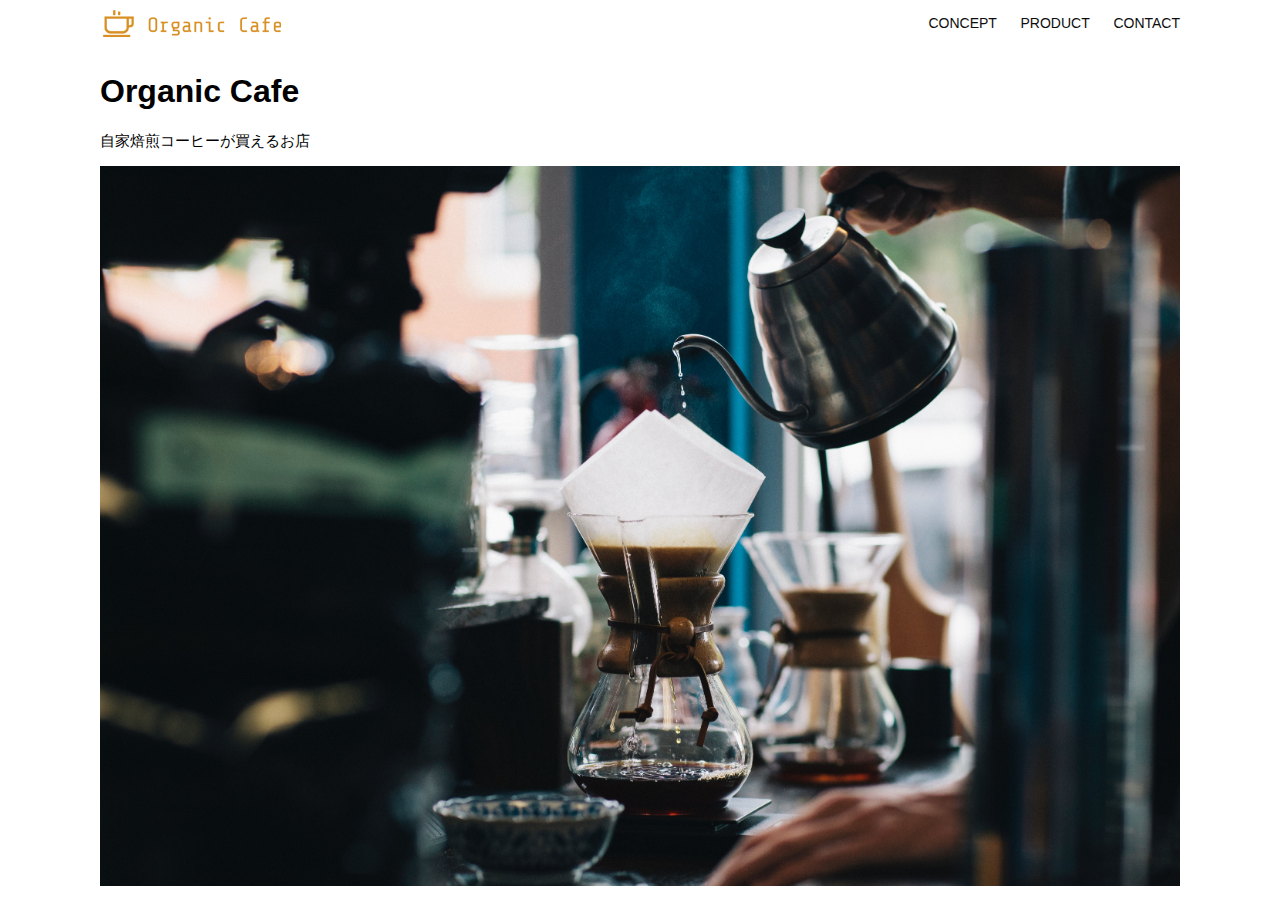
<file: kadai_013/index.html>
<!DOCTYPE html>
<html lang="ja">
  <head>
    <title>Organic Cafe</title>
    <meta charset="UTF-8" />
    <meta name="description" content="自家焙煎のコーヒーがお家で楽しめるOrganic Cafe"/>
    <meta name="viewport" content="width=device-width, initial-scale=1.0" />
    <link rel="stylesheet" href="style.css" />
  </head>
  <body>
    <!-- ヘッダー -->
    <header>
      <!-- ロゴ -->
      <a href="index.html" id="logo"><img src="images/logo.png" alt="トップページに戻る"/></a>

      <!-- PC用ナビゲーション -->
      <nav id="nav-pc">
        <a href="index.html#concept">CONCEPT</a>
        <a href="index.html#product">PRODUCT</a>
        <a href="index.html#contact">CONTACT</a>
      </nav>

      <nav id="menu-sp">
        <img src="images/button-menu.png" alt="ナビゲーションを開く" onclick="document.getElementById('nav-sp').style.display='block'">
      </nav>

      <nav id="nav-sp">
        <img id="close" src="images/button-close.png" alt="ナビゲーションを閉じる" onclick="document.getElementById('nav-sp').style.display='none'">
        <a id="logo-sp" href="index.html" onclick="document.getElementById('nav-sp').style.display='none'">
          <img src="images/logo-sp.png" alt="トップページに戻る">
        </a>

        <ul>
          <li> <a class="menu" href="index.html#contact" onclick="document.getElementById('nav-sp').style.display='none'">
          CONCEPT
        </a></li>

        <li><a class="menu" href="index.html#contact" onclick="document.getElementById('nav-sp').style.display='none'">
          PRODUCT
        </a></li>

        <li><a class="menu" href="index.html#contact" onclick="document.getElementById('nav-sp').style.display='none'">
          CONTACT
        </a></li>
        </ul>
      </nav>
    </header>

    <main>
      <article>
        <!-- メインビジュアル -->
        <section id="main-visual">
          <div id="main-message">
            <h1>Organic Cafe</h1>
            <p>自家焙煎コーヒーが買えるお店</p>
          </div>
          <img src="images/main-image.jpg" alt="コーヒーをハンドドリップで淹れる画像"/>
        </section>
      </article>
    </main>
  </body>
</html>
</file>
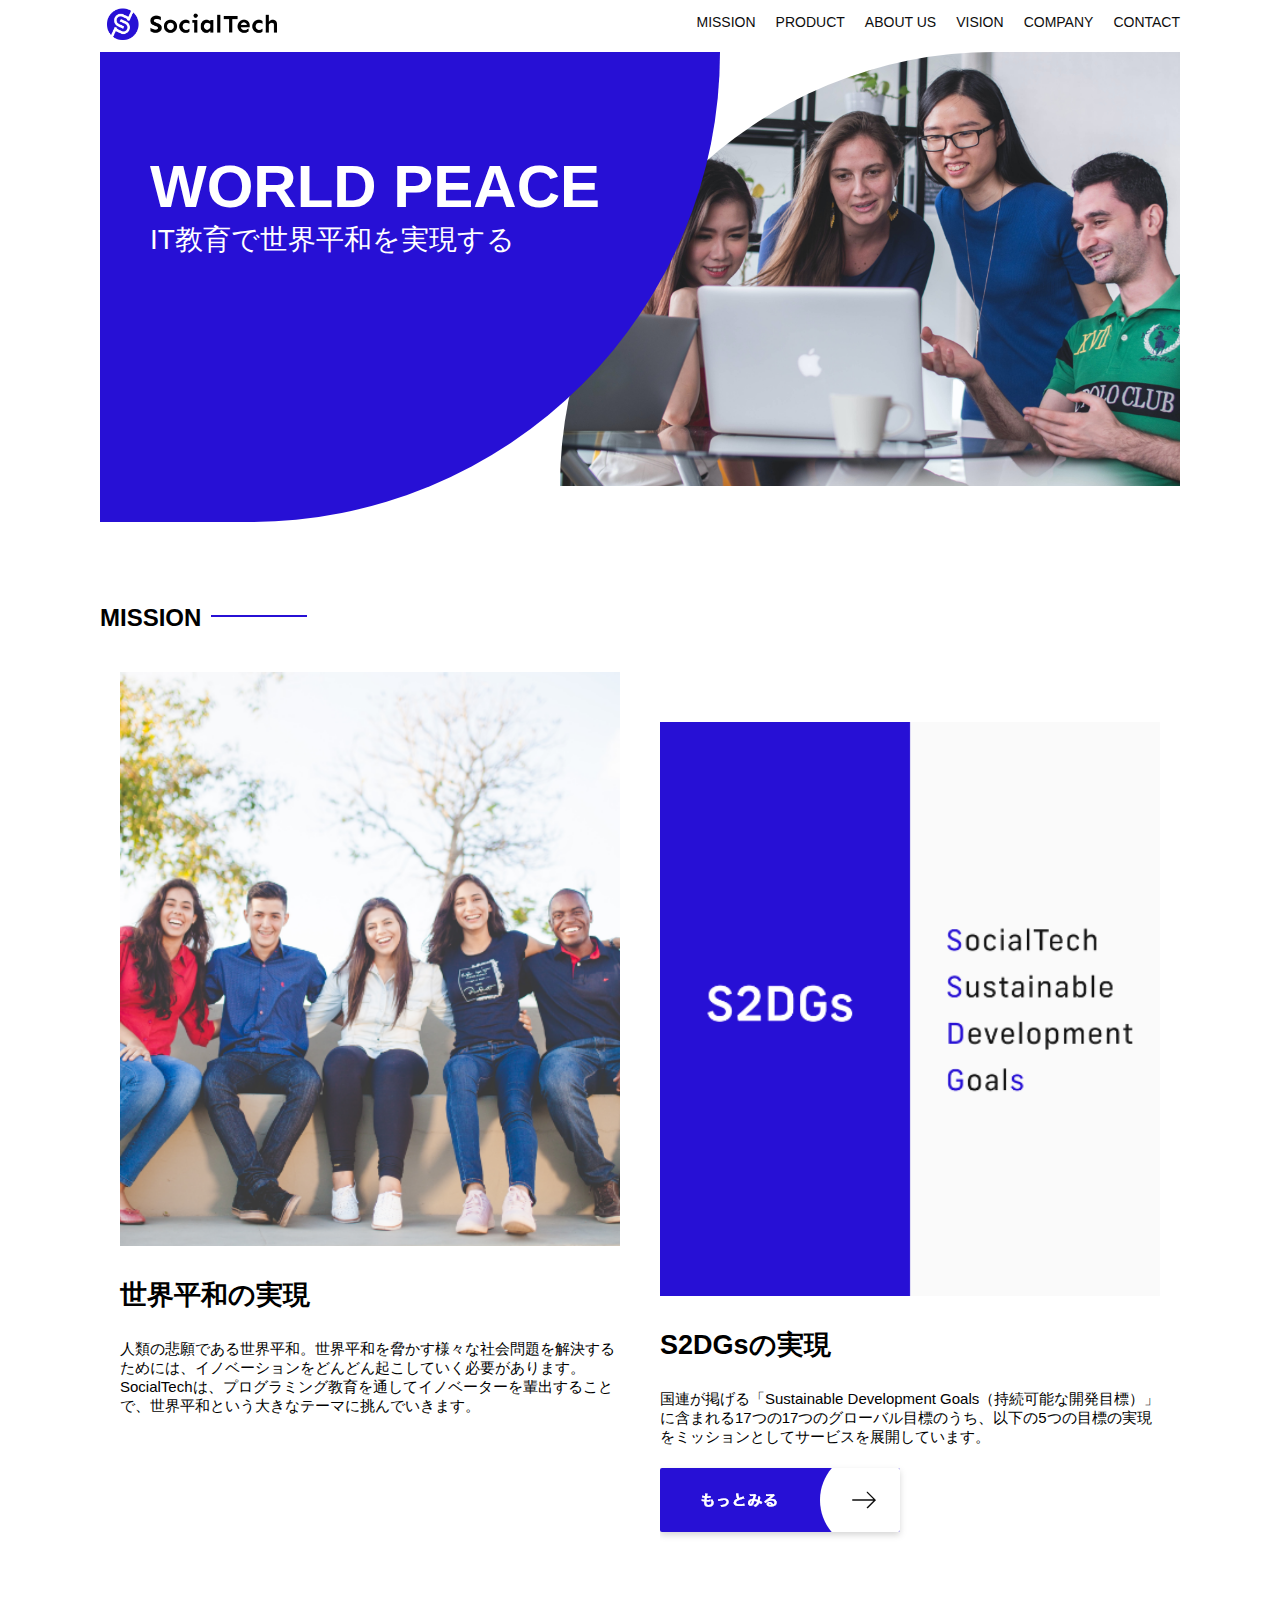
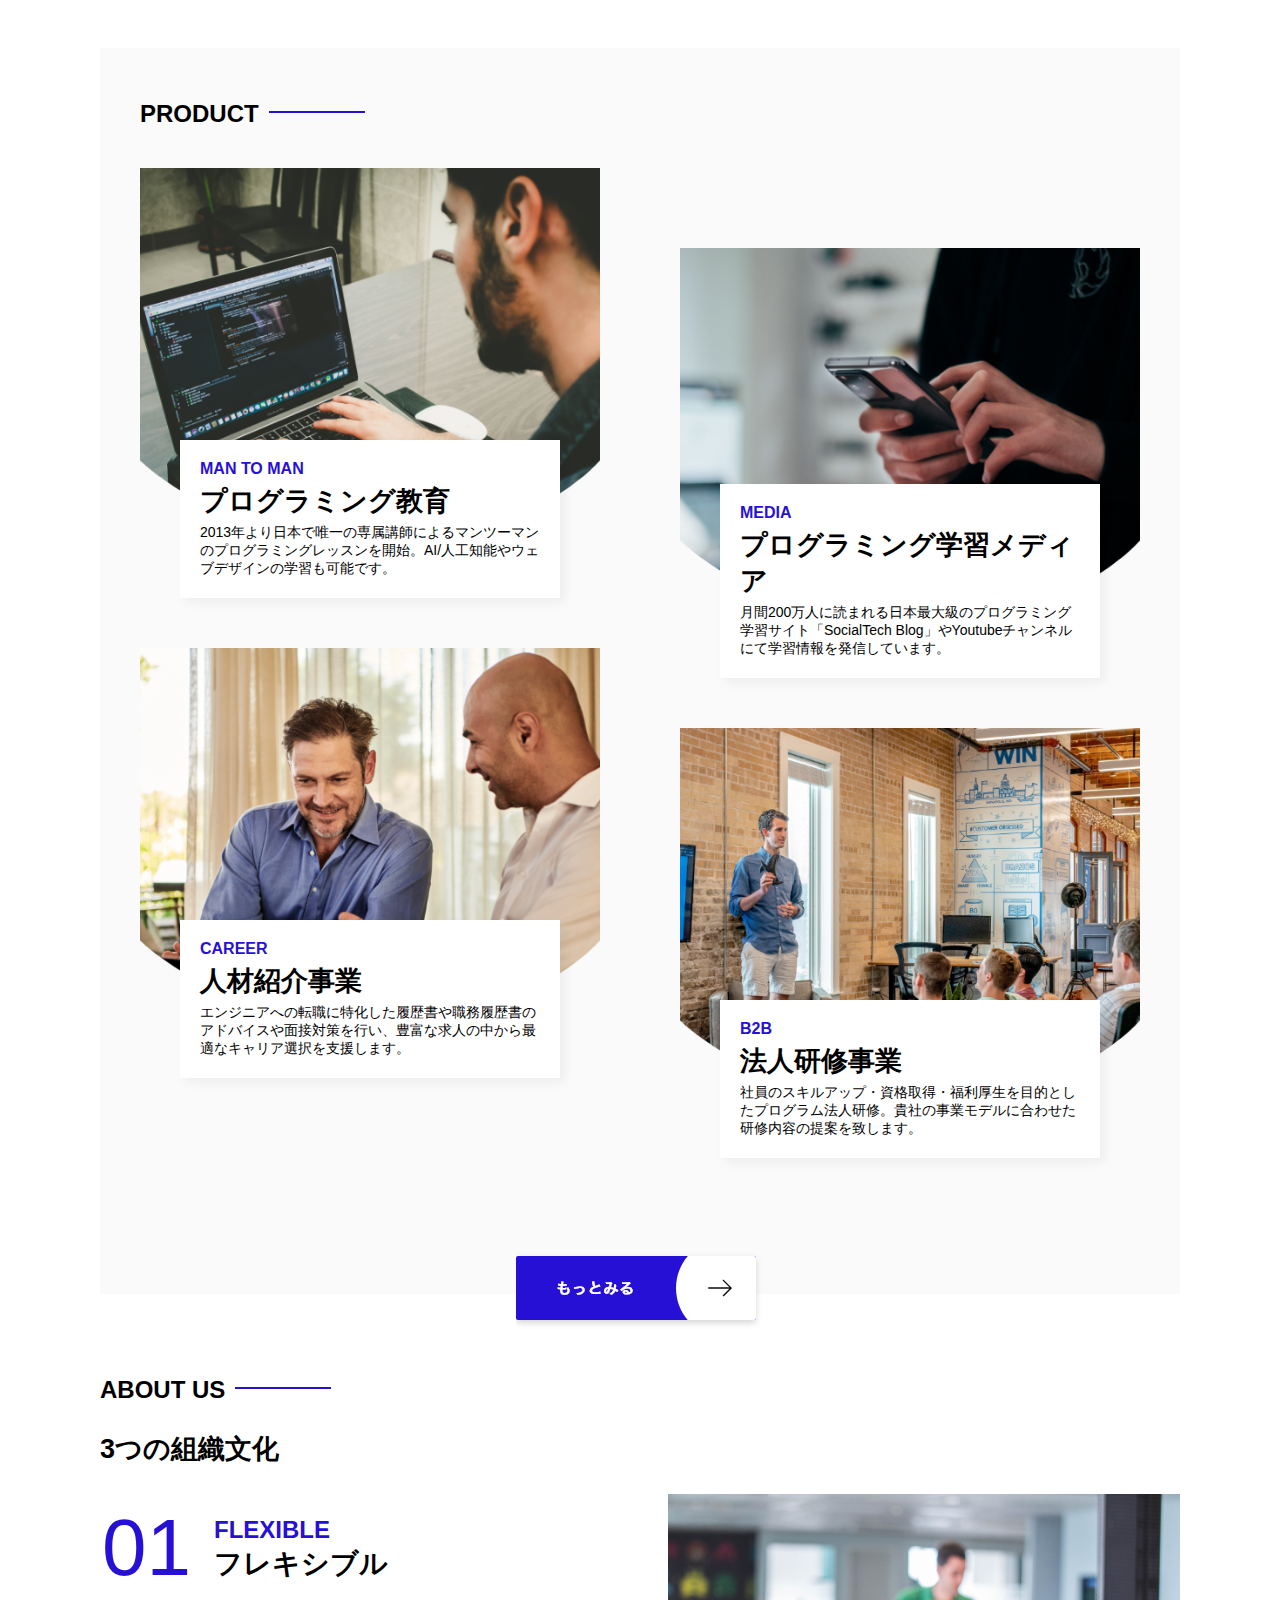
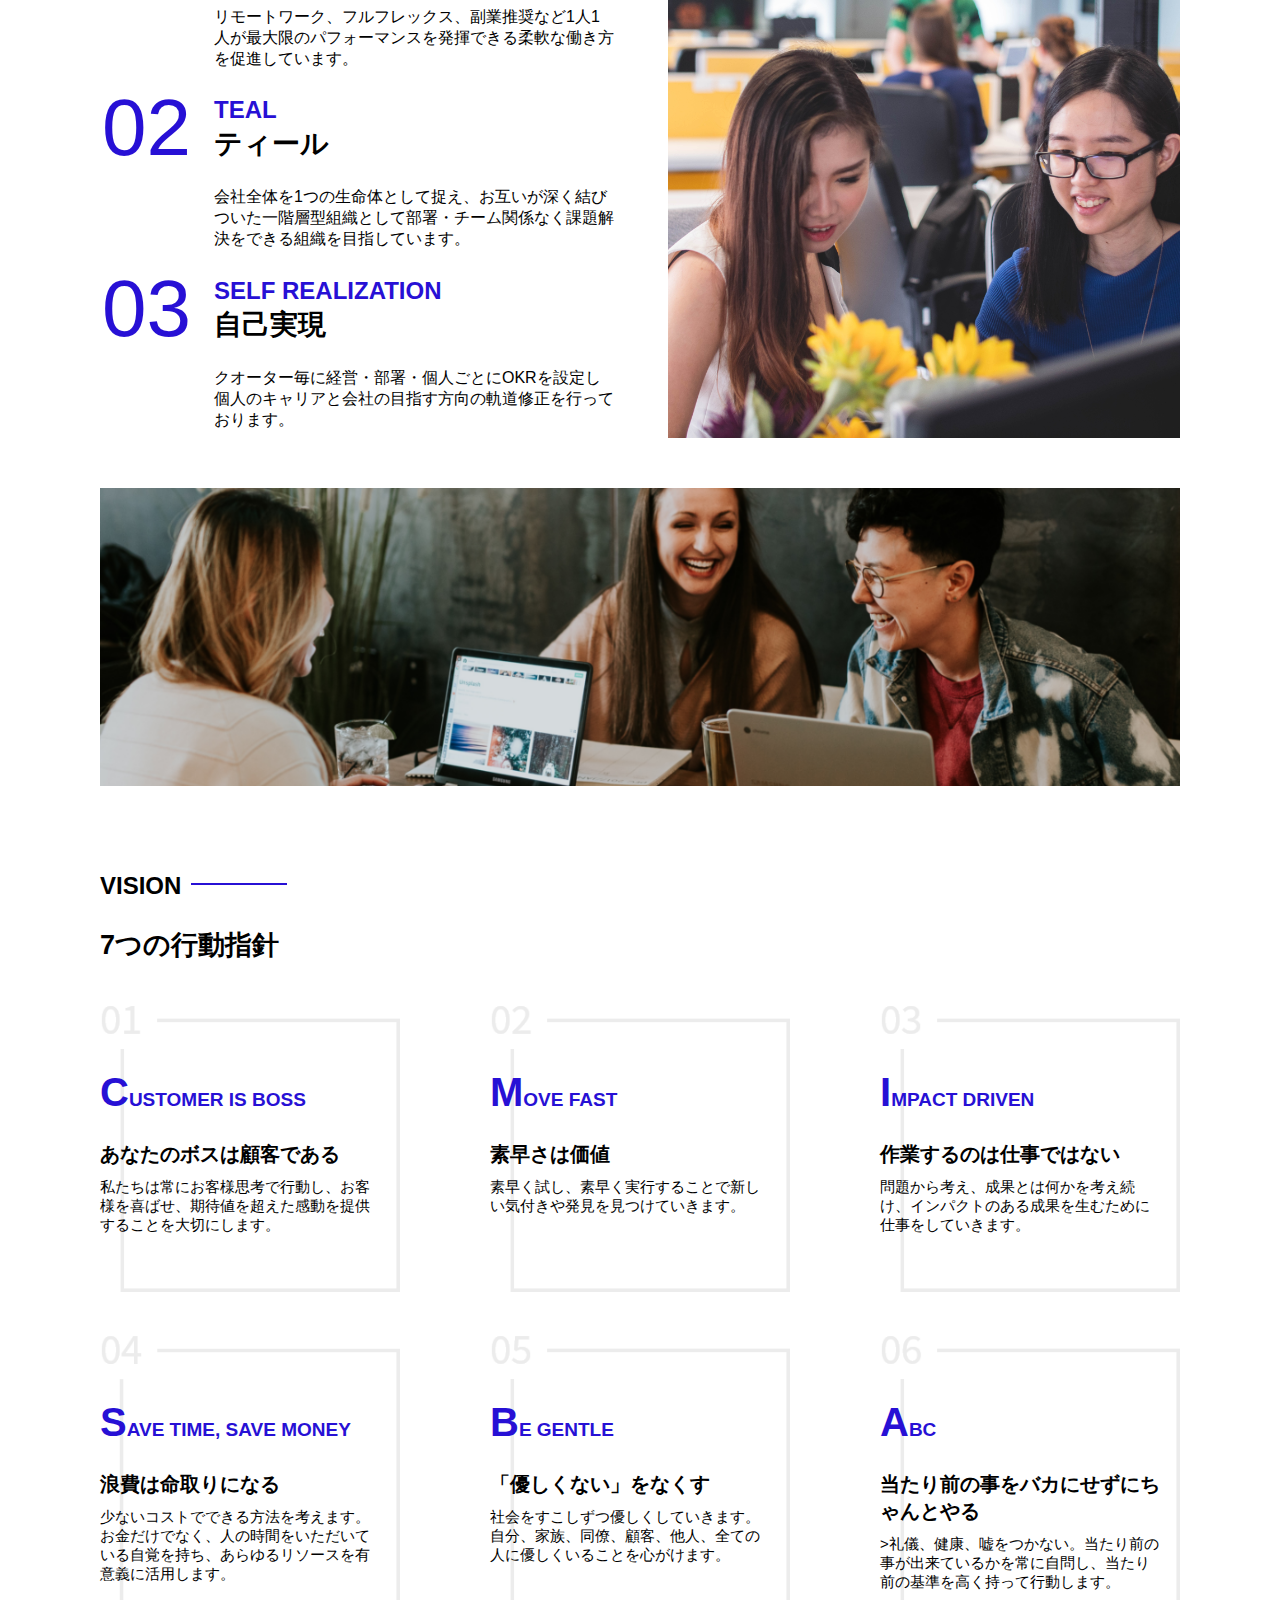
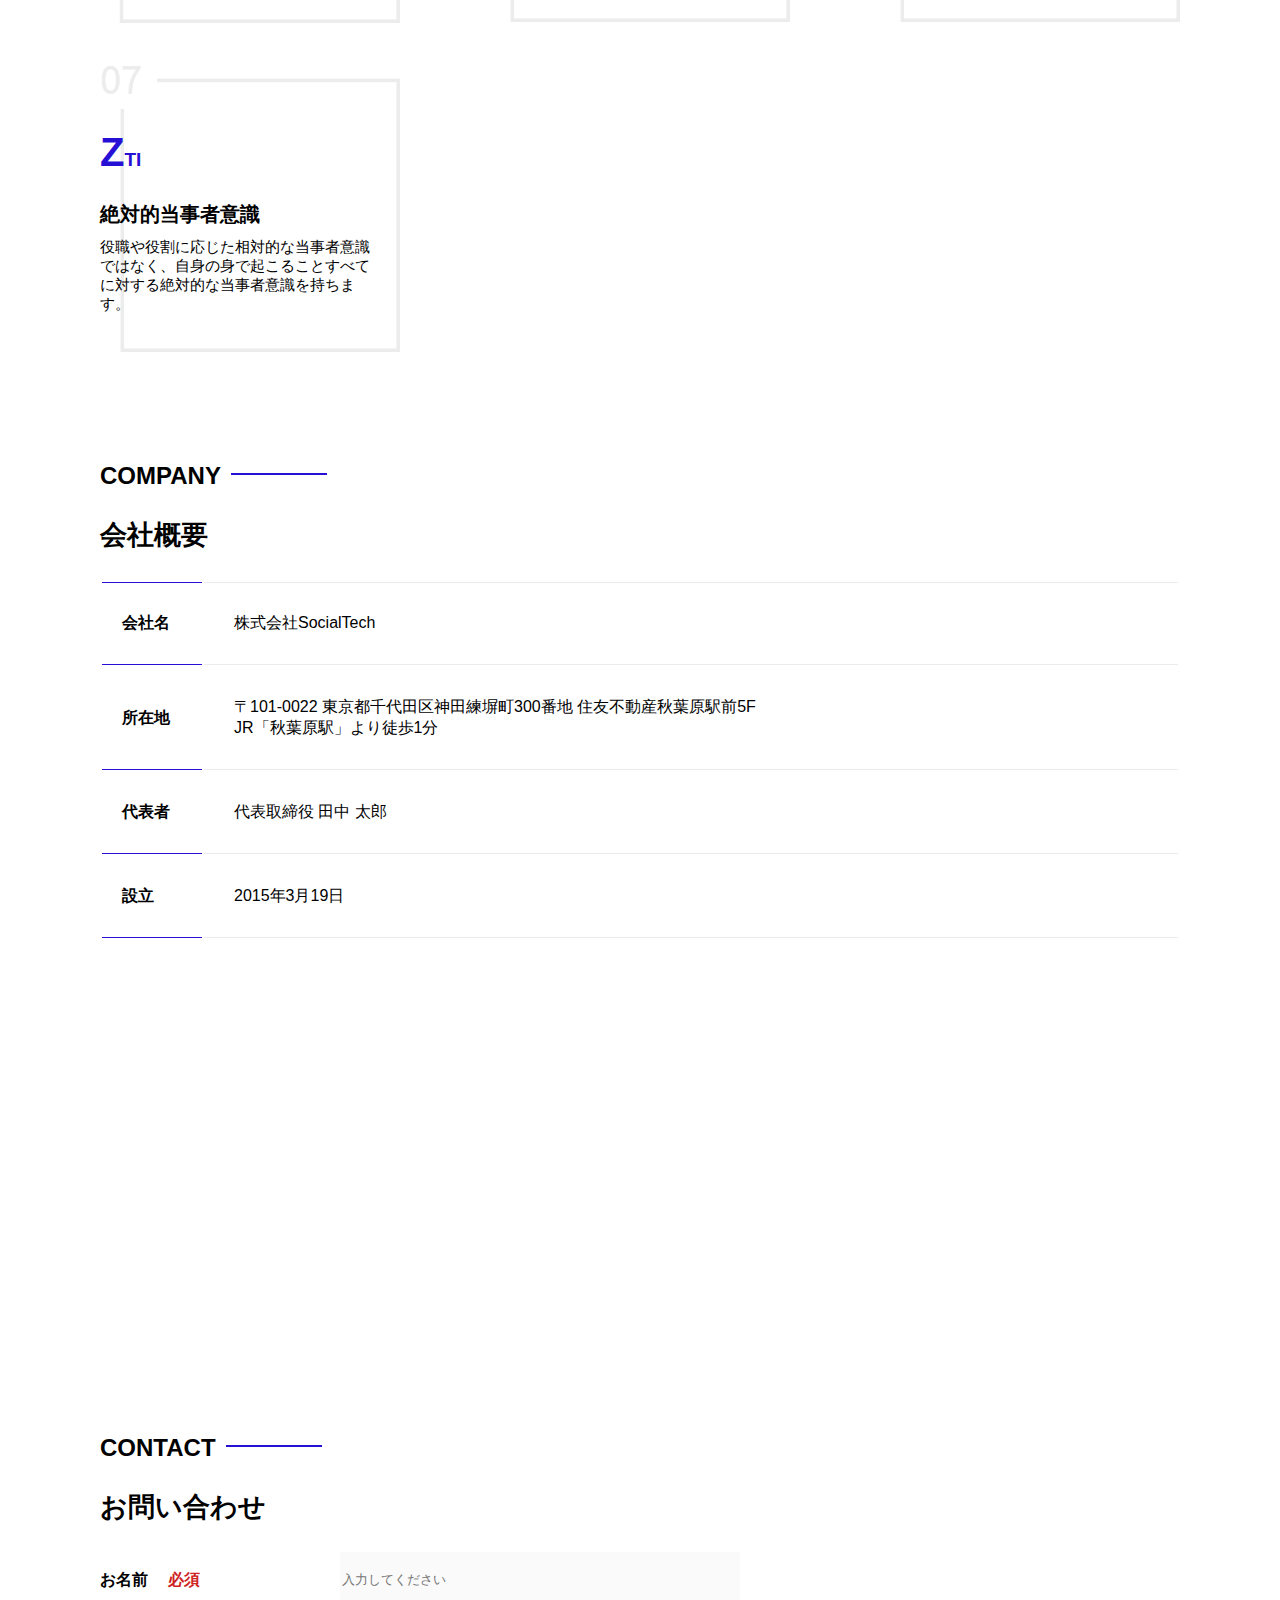
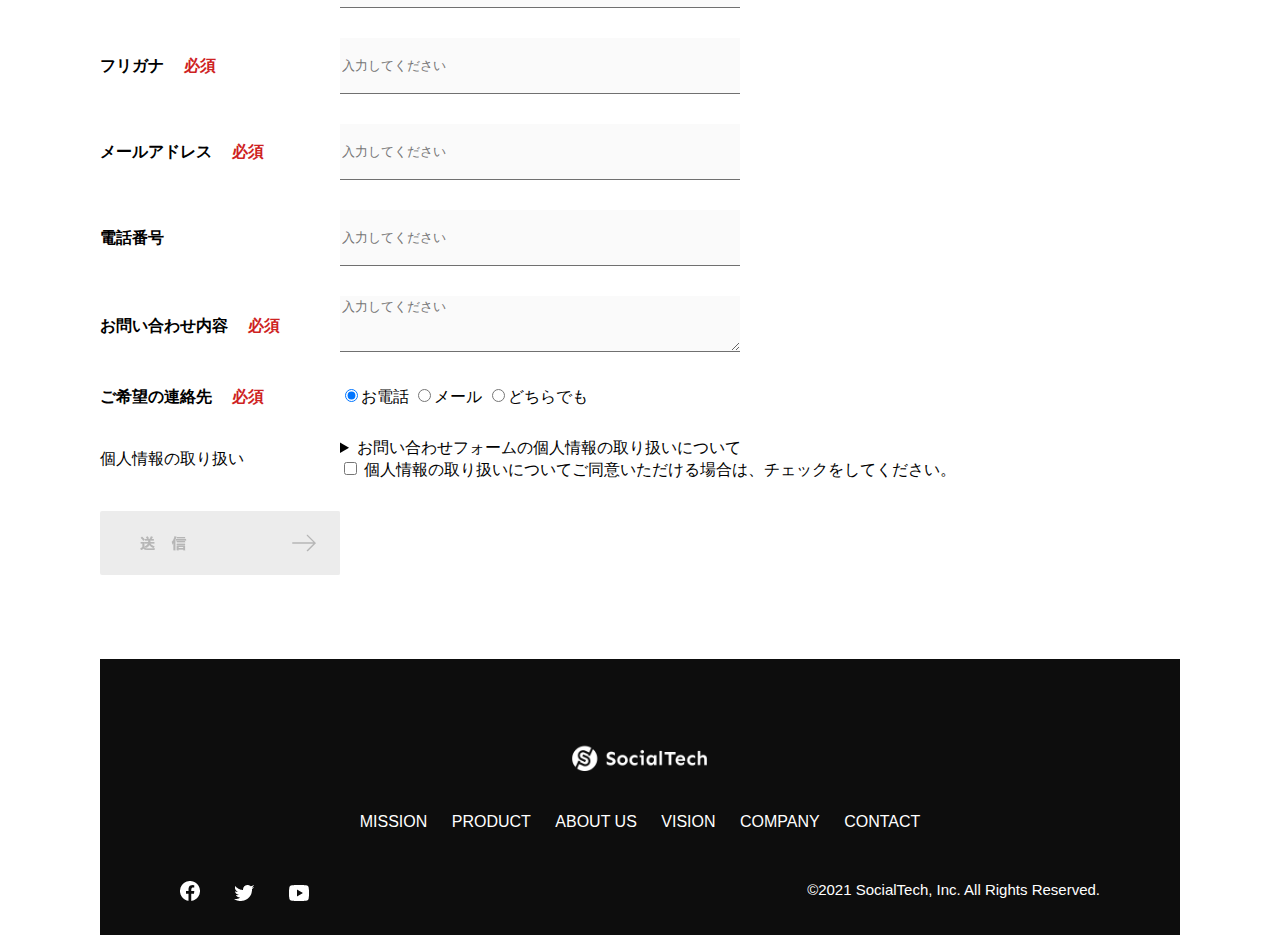
<file: kadai_tutorial_output/index.html>
<!DOCTYPE html>
<html lang="ja">
  <head>
  <title>SocialTech</title>
  <meta charset="utf-8">
  <meta name="description" content="SocialTechはEdTech業界のリーディングカンパニーを目指します。">
  <meta name="viewport" content="width=device-width, initial-scale=1.0">
  <link rel="stylesheet" href="style.css">
  </head>

  <body>
    <header>
      <a href="index.html" id="logo">
        <img src="images/logo.png" alt="トップページに戻る">
      </a>

      <nav id="nav-pc">
        <ul>
          <li><a href="misson.html">MISSION</a></li>
          <li><a href="product.html">PRODUCT</a></li>
          <li><a href="index.html#aboutus">ABOUT US</a></li>
          <li><a href="index.html#vision">VISION</a></li>
          <li><a href="index.html#company">COMPANY</a></li>
          <li><a href="index.html#contact">CONTACT</a></li>
        </ul>
      </nav>

      <button id="menu-up" onclick="document.getElementById('nav-sp').style.display = 'block'">
        <img src="images/button-menu.png" alt="ナビゲーションを開く">
      </button>

      <div id="nav-sp">
          <button id="close" onclick="document.getElementById('nav-sp').style.display = 'none'">
            <img src="images/button-close.png" alt="ナビゲーションを閉じる">
          </button>
  
          <nav>
            <ul>
              <li>
                <a id="logo-sp" href="index.html" onclick="document.getElementById('nav-sp').style.display = 'none'"><img src="images/logo-sp.png" alt="トップページに戻る"></a>
              </li>
              <li><a class="menu" href="mission.html" onclick="document.getElementById('nav-sp').style.display = 'none'">MISSION</a></li>
              <li><a class="menu" href="product.html" onclick="document.getElementById('nav-sp').style.display = 'none'">PRODUCT</a></li>
              <li><a class="menu" href="index.html#aboutus" onclick="document.getElementById('nav-sp').style.display = 'none'">ABOUT US</a></li>
              <li><a class="menu" href="index.html#vision" onclick="document.getElementById('nav-sp').style.display = 'none'">VISION</a></li>
              <li><a class="menu" href="index.html#company" onclick="document.getElementById('nav-sp').style.display = 'none'">COMPANY</a></li>
              <li><a class="menu" href="index.html#contact" onclick="document.getElementById('nav-sp').style.display = 'none'">CONTACT</a></li>
            </ul>
          </nav>
          <div id="sns">
            <a href="https://www.facebook.com/sejuku2013">
              <img src="images/button-facebook.png" alt="Facebookのリンク">
            </a>
            <a href="https://twitter.com/samuraijuku">
              <img src="images/button-twitter.png" alt="Twitterのリンク">
            </a>
            <a href="https://www.youtube.com/channel/UCCFOQO5aDK0xXam4cUQXT8g">
              <img src="images/button-youtube.png" alt="YouTubeのリンク">
            </a>
          </div>
      </div>
    </header>
    
    <main>
      <article>
        <section id="main-visual">
          <div id="main-message">
            <h1>WORLD PEACE</h1>
            <p>IT教育で世界平和を実現する</p>
          </div>
          <img src="images/index/index-main.png" alt="PCの回りに囲む多国籍の仲間たち">
        </section>

        <section id="mission">
          <h2 class="index-h2">MISSION</h2>
          <div id="mission-flex">
            <div>
              <img id="mission-photo" src="images/index/index-mission.png" alt="屋外のベンチで写真を撮影する多国籍の仲間たち">
              <h3>世界平和の実現</h3>
              <p>
                人類の悲願である世界平和。世界平和を脅かす様々な社会問題を解決するためには、イノベーションをどんどん起こしていく必要があります。SocialTechは、プログラミング教育を通してイノベーターを輩出することで、世界平和という大きなテーマに挑んでいきます。
              </p>
            </div>
            <div>
              <img id="s2dgs" src="images/index/s2dgs.png" alt="S2DGs">
              <h3>S2DGsの実現</h3>
              <p>国連が掲げる「Sustainable Development Goals（持続可能な開発目標）」に含まれる17つの17つのグローバル目標のうち、以下の5つの目標の実現をミッションとしてサービスを展開しています。</p>
              <a href="mission.html">
                <img src="images/button-more.png" alt="もっとみる">
              </a>
            </div>
          </div>
        </section>

        <section id="product">
          <h2 class="index-h2">PRODUCT</h2>
          <div class="product-flex">
            <div id="product-left">
              <div>
                <img class="product-photo" src="images/index/index-mantoman.png" alt="PCでコードを書く男性">
                <div class="product-explain">
                  <span>MAN TO MAN</span>
                  <h3>プログラミング教育</h3>
                  <p>2013年より日本で唯一の専属講師によるマンツーマンのプログラミングレッスンを開始。AI/人工知能やウェブデザインの学習も可能です。</p>
                </div>
              </div>
              <div>
                <img class="product-photo" src="images/index/index-career.png" alt="笑顔で話し合う2人の男性">
                <div class="product-explain">
                  <span>CAREER</span>
                  <h3>人材紹介事業</h3>
                  <p>エンジニアへの転職に特化した履歴書や職務履歴書のアドバイスや面接対策を行い、豊富な求人の中から最適なキャリア選択を支援します。</p>
                </div>
              </div>
            </div>
            <div id="product-right">
              <div>
                <img class="product-photo" src="images/index/index-media.png" alt="スマートフォンを操作する人">
                <div class="product-explain">
                  <span>MEDIA</span>
                  <h3>プログラミング学習メディア</h3>
                  <p>月間200万人に読まれる日本最大級のプログラミング学習サイト「SocialTech Blog」やYoutubeチャンネルにて学習情報を発信しています。</p>
                </div>
              </div>

              <div>
                <img class="product-photo" src="images/index/index-b2b.png" alt="講演中の男性とそれを聴く人々">
                <div class="product-explain">
                  <span>B2B</span>
                  <h3>法人研修事業</h3>
                  <p>社員のスキルアップ・資格取得・福利厚生を目的としたプログラム法人研修。貴社の事業モデルに合わせた研修内容の提案を致します。</p>
                </div>
              </div>
            </div>
          </div>
          <div id="product-more">
            <a href="product.html">
            <img src="images/button-more.png" alt="もっとみる">
            </a>
          </div>
        </section>

        <section id="aboutus">
          <h2 class="index-h2">ABOUT US</h2>
          <h3>3つの組織文化</h3>
          <div>
            <table class="culture-table">
              <tr>
                <td class="culture-num">01</td>
                <th><span class="culture-en">FLEXIBLE</span><br>フレキシブル</th>
              </tr>
              <tr>
                <td></td>
                <td class="culture-description">リモートワーク、フルフレックス、副業推奨など1人1人が最大限のパフォーマンスを発揮できる柔軟な働き方を促進しています。</td>
              </tr>

              <tr>
                <td class="culture-num">02</td>
                <th><span class="culture-en">TEAL</span><br>ティール</th>
              </tr>
              <tr>
                <td></td>
                <td class="culture-description">会社全体を1つの生命体として捉え、お互いが深く結びついた一階層型組織として部署・チーム関係なく課題解決をできる組織を目指しています。</td>
              </tr>

              <tr>
                <td class="culture-num">03</td>
                <th><span class="culture-en">SELF REALIZATION</span><br>自己実現</th>
              </tr>
              <tr>
                <td></td>
                <td class="culture-description">クオーター毎に経営・部署・個人ごとにOKRを設定し個人のキャリアと会社の目指す方向の軌道修正を行っております。</td>
              </tr>
            </table>
              <img class="culture-img" src="images/index/index-aboutus1.png" alt="笑顔で話し合う2人の女性">
          </div>
              <img class="culture-img2" src="images/index/index-aboutus2.png" alt="笑顔で話し合う3人の男女">
        </section>

        <section id="vision">
          <h2 class="index-h2">VISION</h2>
          <h3>7つの行動指針</h3>
          <div>
            <div class="vision-box">
              <img src="images/index/vision-01.png" alt="01">
              <div>
                <h4>CUSTOMER IS BOSS</h4>
                <h5>あなたのボスは顧客である</h5>
                <p>私たちは常にお客様思考で行動し、お客様を喜ばせ、期待値を超えた感動を提供することを大切にします。</p>
              </div>
            </div>

            <div class="vision-box">
              <img src="images/index/vision-02.png" alt="02">
              <div>
                <h4>MOVE FAST</h4>
                <h5>素早さは価値</h5>
                <p>素早く試し、素早く実行することで新しい気付きや発見を見つけていきます。</p>
              </div>
            </div>

            <div class="vision-box">
              <img src="images/index/vision-03.png" alt="03">
              <div>
                <h4>IMPACT DRIVEN</h4>
                <h5>作業するのは仕事ではない</h5>
                <p>問題から考え、成果とは何かを考え続け、インパクトのある成果を生むために仕事をしていきます。</p>
              </div>
            </div>

            <div class="vision-box">
              <img src="images/index/vision-04.png" alt="04">
              <div>
                <h4>SAVE TIME, SAVE MONEY</h4>
                <h5>浪費は命取りになる</h5>
                <p>少ないコストでできる方法を考えます。お金だけでなく、人の時間をいただいている自覚を持ち、あらゆるリソースを有意義に活用します。</p>
              </div>
            </div>

            <div class="vision-box">
              <img src="images/index/vision-05.png" alt="05">
              <div>
                <h4>BE GENTLE</h4>
                <h5>「優しくない」をなくす</h5>
                <p>社会をすこしずつ優しくしていきます。自分、家族、同僚、顧客、他人、全ての人に優しくいることを心がけます。</p>
              </div>
            </div>

            <div class="vision-box">
              <img src="images/index/vision-06.png" alt="06">
              <div>
                <h4>ABC</h4>
                <h5>当たり前の事をバカにせずにちゃんとやる</h5>
                <p>>礼儀、健康、嘘をつかない。当たり前の事が出来ているかを常に自問し、当たり前の基準を高く持って行動します。</p>
              </div>
            </div>

            <div class="vision-box">
              <img src="images/index/vision-07.png" alt="07">
              <div>
                <h4>ZTI</h4>
                <h5>絶対的当事者意識</h5>
                <p>役職や役割に応じた相対的な当事者意識ではなく、自身の身で起こることすべてに対する絶対的な当事者意識を持ちます。</p>
              </div>
            </div>

          </div>
        </section>

        <section id="company">
          <h2 class="index-h2">COMPANY</h2>
          <h3>会社概要</h3>
          <table id="company-table">
          <tr>
            <th class="tableheader tableheader-first">会社名</th>
            <td class="cell cell-first">株式会社SocialTech</td>
          </tr>

          <tr>
            <th class="tableheader">所在地</th>
            <td class="cell">〒101-0022 東京都千代田区神田練塀町300番地 住友不動産秋葉原駅前5F<br>JR「秋葉原駅」より徒歩1分</td>
          </tr>

          <tr>
            <th class="tableheader">代表者</th>
            <td class="cell">代表取締役 田中 太郎</td>
          </tr>

          <tr>
            <th class="tableheader">設立</th>
            <td class="cell">2015年3月19日</td>
          </tr>
          </table>
          
          <iframe src="https://www.google.com/maps/embed?pb=!1m18!1m12!1m3!1d6480.0504885347!2d139.767022144463!3d35.700996390323404!2m3!1f0!2f0!3f0!3m2!1i1024!2i768!4f13.1!3m3!1m2!1s0x60188fee13660e23%3A0x77137876edf742ac!2z5L2P5Y-L5LiN5YuV55Sj56eL6JGJ5Y6f6aeF5YmN44OT44Or!5e0!3m2!1sja!2sjp!4v1721356867825!5m2!1sja!2sjp" width="600" height="450" style="border:0;" allowfullscreen="" loading="lazy" referrerpolicy="no-referrer-when-downgrade"></iframe>

        </section>

        <section id="contact">
          <h2 class="index-h2">CONTACT</h2>
          <h3>お問い合わせ</h3>
          <form>
            <div>
              <div class="contact-heading">
                <label for="your" class="contact-label">お名前<span class="contact-span">必須</span></label>
              </div>
              <div>
                <input type="text" name="your" placeholder="入力してください" class="contact-textbox">
              </div>
            </div>

            <div>
              <div class="contact-heading">
                <label for="your" class="contact-label">フリガナ<span class="contact-span">必須</span></label>
              </div>
              <div>
                <input type="text" name="hurigana" placeholder="入力してください" class="contact-textbox">
              </div>
            </div>

            <div>
              <div class="contact-heading">
                <label for="email" class="contact-label">メールアドレス<span class="contact-span">必須</span></label>
              </div>
              <div>
                <input type="text" name="email" placeholder="入力してください" class="contact-textbox">
              </div>
            </div>

            <div>
              <div class="contact-heading">
                <label for="tel" class="contact-label">電話番号</label>
              </div>
              <div>
                <input type="text" name="tel" placeholder="入力してください" class="contact-textbox">
              </div>
            </div>

            <div>
              <div class="contact-heading">
                <label for="contact" class="contact-label">お問い合わせ内容<span class="contact-span">必須</span></label>
              </div>
              <div>
                <textarea type="text" name="message" placeholder="入力してください" class="contact-textbox"></textarea>
              </div>
            </div>
            
            <div>
              <div class="contact-heading">
                <label for="email" class="contact-label">ご希望の連絡先<span class="contact-span">必須</span></label>
              </div>
              <div>
                <input class="radiobutton" type="radio" value="tel" name="contact" checked><label for="tel">お電話</label>
                <input class="radiobutton" type="radio" value="mail" name="contact"><label for="mail">メール</label>
                <input class="radiobutton" type="radio" value="both" name="contact"><label for="both">どちらでも</label>
              </div>
            </div>

            <div>
              <div class="contact-heading">
                <label for="privacy" class="cpntact-label">個人情報の取り扱い</label>
              </div>
              <div>
                <details>
                  <summary>お問い合わせフォームの個人情報の取り扱いについて</summary>
                  <div>
                    <dl>
                      <dt>１．組織の名称または指名</dt>
                      <dd>株式会社SocialTech</dd>
                      <dt>２．個人情報保護管理者（若しくはその代理人）の氏名又は職名、所属及び連絡先</dt>
                      <dd>
                        <p>鈴木 一郎 コーポレート部</p>
                        <p>メールアドレス：samurai@example.com</p>
                        <p>TEL：03-124-5678</p>
                      </dd>
                      <dt>３. 個人情報の利用目的</dt>
                      <dd>
                        <ul>
                          <li>本サービス及び本サービスに関連する情報の提供又はそれらに関する連絡のため</li>
                          <li>ユーザーの本人の確認のため</li>
                          <li>当社さ＾ビスのご案内のため</li>
                          <li>当社の商品等の広告または宣伝（電子メールによるものを含むものとします。）</li>
                        </ul>
                      </dd>
                      <dt>４. 個人情報の取り扱い業務の委託</dt>
                      <dd>個人情報の取扱業務の全部または一部を外部に業務委託する場合があります。その際、弊社は、個人情報を適切に保護できる管理体制を敷き実行していることを条件として委託先を厳選したうえで、機密保持契約を委託先と締結し、お客様の個人情報を厳密に管理させます。</dd>
                      <dt>５. 個人情報の開示等の請求</dt>
                      <dd>
                        お客様は、弊社に対してご自身の個人情報の開示等（利用目的の通知、開示、内容の訂正・追加・削除、利用の停止または消去、第三者への提供の停止）に関して、当社問合わせ窓口に申し出ることができます。<br>
                          その際、弊社はお客様ご本人を確認させていただいたうえで、合理的な期間内に対応いたします。<br>
                          なお、個人情報に関する弊社問合わせ先は、次の通りです。
                      </dd>
                      <dd>
                        <p>株式会社SocialTech　個人情報問合せ窓口</p>
                        <p>〒150-0043　東京都千代田区神田練塀町300番地 住友不動産秋葉原駅前5F</p>
                        <p>メールアドレス：samurai@example.com　TEL：03-124-5678</p>
                      </dd>

                      <dt>６. 個人情報を提供されることの任意性について</dt>
                      <dd>お客様がご自身の個人情報を弊社に提供されるか否かは、お客様のご判断によりますが、もしご提供されない場合には、適切なサービスが提供できない場合がありますので予めご了承ください。</dd>
                    </dl>
                  </div>
                </details>
                <input type="checkbox" name="agree">
                <span>個人情報の取り扱いについてご同意いただける場合は、チェックをしてください。</span>
              </div>
            </div>
            <input type="image" src="images/button-submit.png" alt="送信する">
          </form>
        </section>
      </article>
    </main>

    <footer>
      <div id="footer-logo">
        <img src="images/logo-sp.png" alt="SocialTech">
      </div>
      <div id="footer-link">
        <a href="misson.html">MISSION</a>
          <a href="product.html">PRODUCT</a>
          <a href="index.html#aboutus">ABOUT US</a>
          <a href="index.html#vision">VISION</a>
          <a href="index.html#company">COMPANY</a>
          <a href="index.html#contact">CONTACT</a>
      </div>
      <div id="sns-footer">
        <div class="sna-btns">
        <a href="https://www.facebook.com/sejuku2013"><img src="images/button-facebook.png" alt="Facebookのリンク"></a>
        <a href="https://twitter.com/samuraijuku"><img src="images/button-twitter.png" alt="Twitterのリンク"></a>
        <a href="https://www.youtube.com/channel/UCCFOQO5aDK0xXam4cUQXT8g"><img src="images/button-youtube.png" alt="Youtubeのリンク"></a>
        </div>
        <p id="copyright">&copy;2021 SocialTech, Inc. All Rights Reserved.</p>
      </div>
    </footer>
  </body>
</html>
</file>
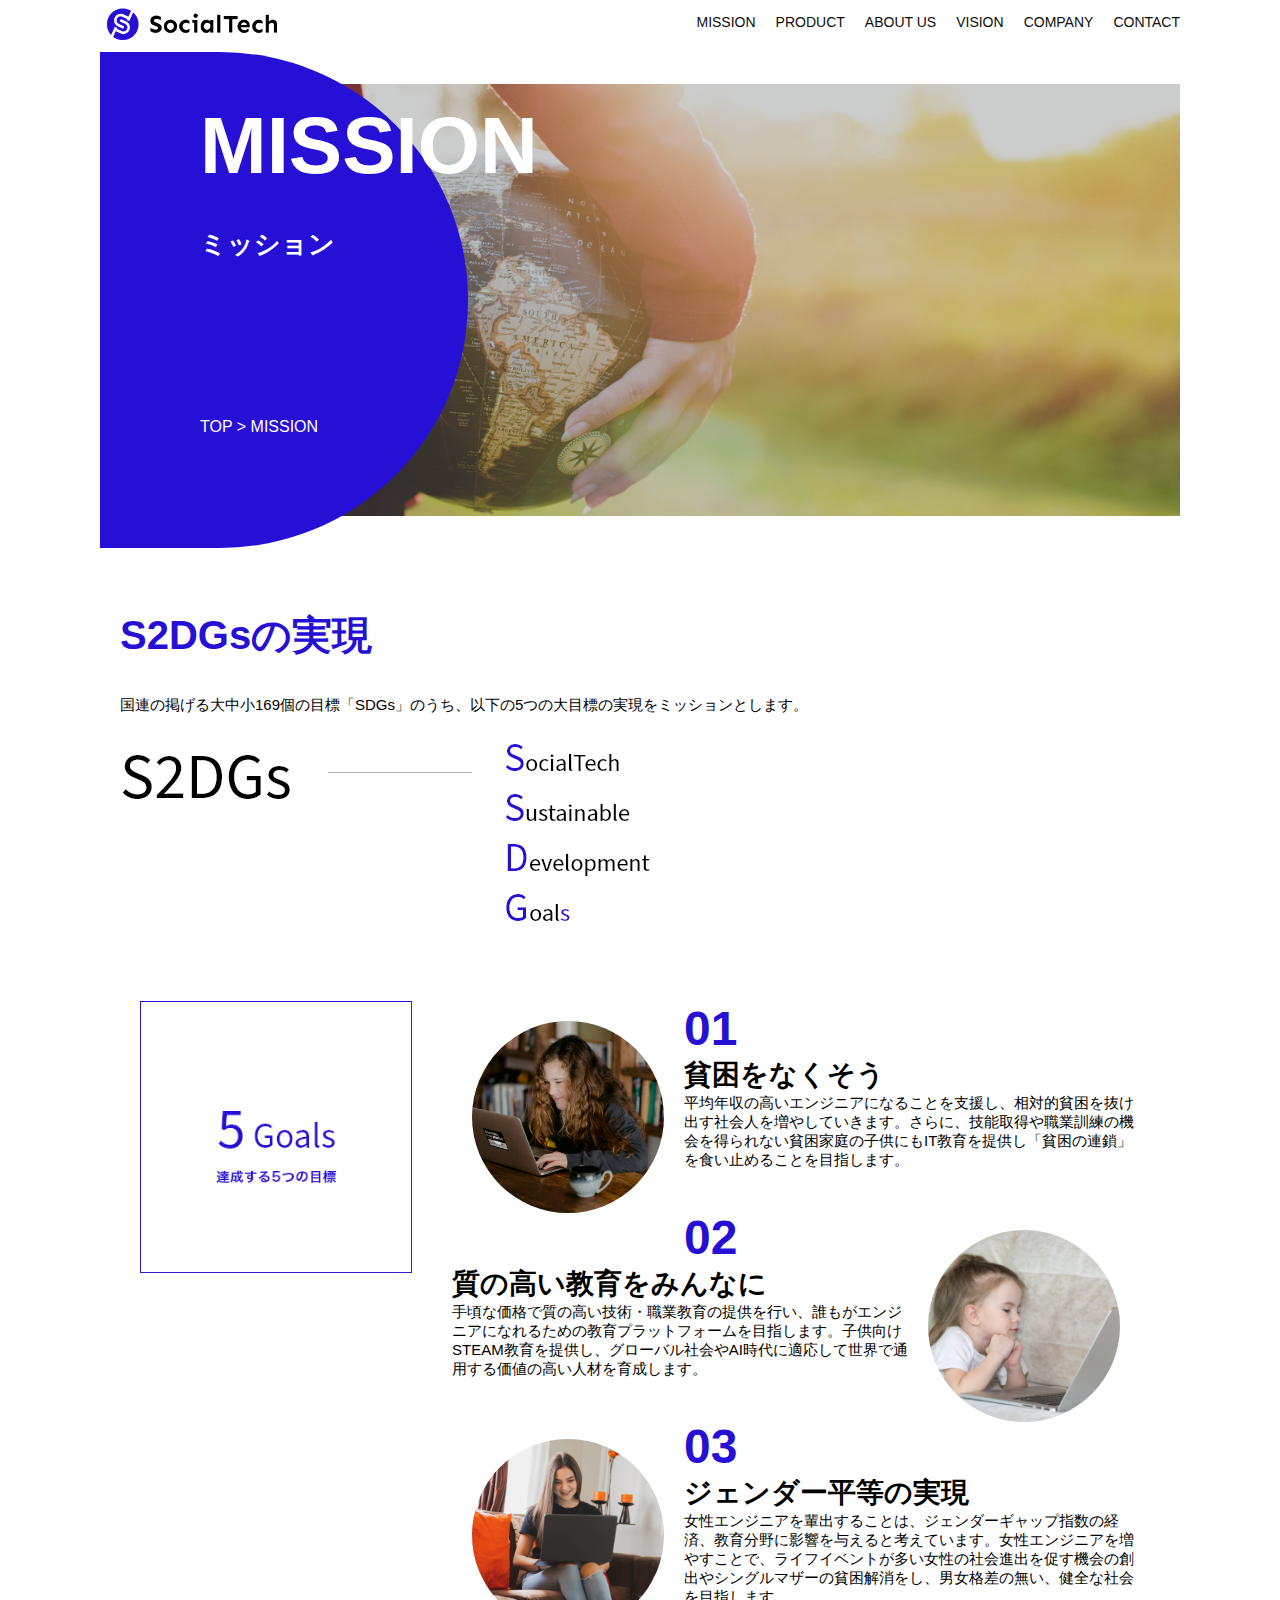
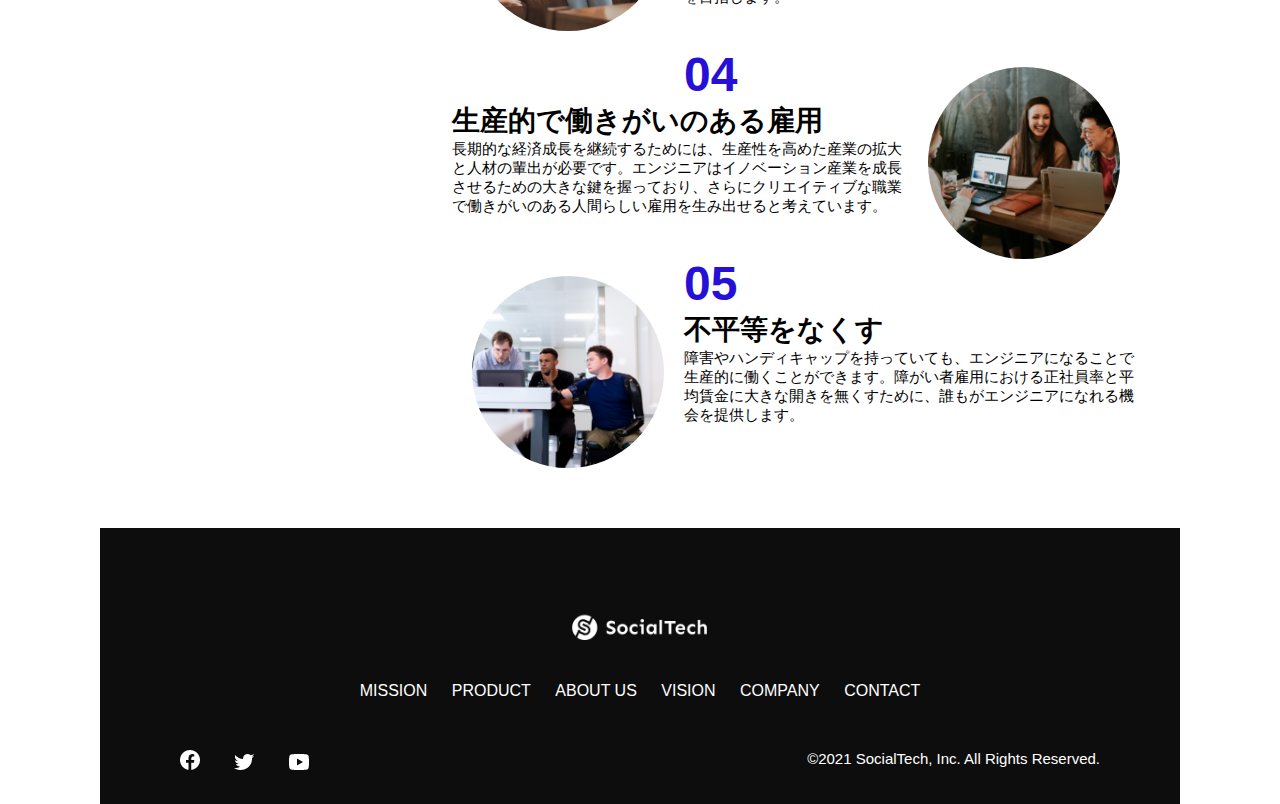
<file: kadai_tutorial_output/mission.html>
<!DOCTYPE html>
<html lang="ja">
  <head>
  <title>SocialTech - MISSION ミッション</title>
  <meta charset="utf-8">
  <meta name="description" content="SocialTechが目指す5つの目標（S2DGs）を紹介します">
  <meta name="viewport" content="width=device-width, initial-scale=1.0">
  <link rel="stylesheet" href="style.css">
  </head>

  <body>
    <header>
      <a href="index.html" id="logo">
        <img src="images/logo.png" alt="トップページに戻る">
      </a>

      <nav id="nav-pc">
        <ul>
          <li><a href="misson.html">MISSION</a></li>
          <li><a href="product.html">PRODUCT</a></li>
          <li><a href="index.html#aboutus">ABOUT US</a></li>
          <li><a href="index.html#vision">VISION</a></li>
          <li><a href="index.html#company">COMPANY</a></li>
          <li><a href="index.html#contact">CONTACT</a></li>
        </ul>
      </nav>

      <button id="menu-up" onclick="document.getElementById('nav-sp').style.display = 'block'">
        <img src="images/button-menu.png" alt="ナビゲーションを開く">
      </button>

      <div id="nav-sp">
          <button id="close" onclick="document.getElementById('nav-sp').style.display = 'none'">
            <img src="images/button-close.png" alt="ナビゲーションを閉じる">
          </button>
  
          <nav>
            <ul>
              <li>
                <a id="logo-sp" href="index.html" onclick="document.getElementById('nav-sp').style.display = 'none'"><img src="images/logo-sp.png" alt="トップページに戻る"></a>
              </li>
              <li><a class="menu" href="mission.html" onclick="document.getElementById('nav-sp').style.display = 'none'">MISSION</a></li>
              <li><a class="menu" href="product.html" onclick="document.getElementById('nav-sp').style.display = 'none'">PRODUCT</a></li>
              <li><a class="menu" href="index.html#aboutus" onclick="document.getElementById('nav-sp').style.display = 'none'">ABOUT US</a></li>
              <li><a class="menu" href="index.html#vision" onclick="document.getElementById('nav-sp').style.display = 'none'">VISION</a></li>
              <li><a class="menu" href="index.html#company" onclick="document.getElementById('nav-sp').style.display = 'none'">COMPANY</a></li>
              <li><a class="menu" href="index.html#contact" onclick="document.getElementById('nav-sp').style.display = 'none'">CONTACT</a></li>
            </ul>
          </nav>
          <div id="sns">
            <a href="https://www.facebook.com/sejuku2013">
              <img src="images/button-facebook.png" alt="Facebookのリンク">
            </a>
            <a href="https://twitter.com/samuraijuku">
              <img src="images/button-twitter.png" alt="Twitterのリンク">
            </a>
            <a href="https://www.youtube.com/channel/UCCFOQO5aDK0xXam4cUQXT8g">
              <img src="images/button-youtube.png" alt="YouTubeのリンク">
            </a>
          </div>
      </div>
    </header>

    <main>
      <article>
        <section id="mission-main">
          <div class="mission-main-inner">
            <div id="mission-title">
              <h1>MISSION<br><span>ミッション</span></h1>
              <p>TOP > MISSION</p>
            </div>
          </div>
        </section>

        <section id="mission-s2dgs">
          <h2 class="mission-h2">S2DGsの実現</h2>
          <p>国連の掲げる大中小169個の目標「SDGs」のうち、以下の5つの大目標の実現をミッションとします。</p>
          <img src="images/mission/mission-s2dgs.png" alt="S2DGs">
        </section>

        <section id="mission-five-goals">
          <div class="five-goals-image">
            <img src="images/mission/mission-5goals.png" alt="5Goals">
          </div>

          <div class="five-goals-read">
            <div>
              <img class="fivegoals-image-left" src="images/mission/mission-5goals01.png" alt="PCを操作する女の子">
              <span class="fivegoals-number">01</span>
              <h3 class="fivegoals-h3">貧困をなくそう</h3>
              <p class="fivegoals-p">平均年収の高いエンジニアになることを支援し、相対的貧困を抜け出す社会人を増やしていきます。さらに、技能取得や職業訓練の機会を得られない貧困家庭の子供にもIT教育を提供し「貧困の連鎖」を食い止めることを目指します。</p>
              </div>

            <div>
              <img class="fivegoals-image-right" src="images/mission/mission-5goals02.png" alt="PCを見つめる小さな女の子">
              <span class="fivegoals-number">02</span>
              <h3 class="fivegoals-h3">質の高い教育をみんなに</h3>
              <p class="fivegoals-p">手頃な価格で質の高い技術・職業教育の提供を行い、誰もがエンジニアになれるための教育プラットフォームを目指します。子供向けSTEAM教育を提供し、グローバル社会やAI時代に適応して世界で通用する価値の高い人材を育成します。</p>
            </div>

            <div>
              <img class="fivegoals-image-left" src="images/mission/mission-5goals03.png" alt="PCを操作する女性">
              <span class="fivegoals-number">03</span>
              <h3 class="fivegoals-h3">ジェンダー平等の実現</h3>
              <p class="fivegoals-p">女性エンジニアを輩出することは、ジェンダーギャップ指数の経済、教育分野に影響を与えると考えています。女性エンジニアを増やすことで、ライフイベントが多い女性の社会進出を促す機会の創出やシングルマザーの貧困解消をし、男女格差の無い、健全な社会を目指します。</p>
            </div>

            <div>
              <img class="fivegoals-image-right" src="images/mission/mission-5goals04.png" alt="笑顔で話し合う3人の男女">
              <span class="fivegoals-number">04</span>
              <h3 class="fivegoals-h3">生産的で働きがいのある雇用</h3>
              <p class="fivegoals-p">長期的な経済成長を継続するためには、生産性を高めた産業の拡大と人材の輩出が必要です。エンジニアはイノベーション産業を成長させるための大きな鍵を握っており、さらにクリエイティブな職業で働きがいのある人間らしい雇用を生み出せると考えています。</p>
            </div>

            <div>
              <img class="fivegoals-image-left" src="images/mission/mission-5goals05.png" alt="障害を持つ男性が生き生きと働く様子">
              <span class="fivegoals-number">05</span>
              <h3 class="fivegoals-h3">不平等をなくす</h3>
              <p class="fivegoals-p">障害やハンディキャップを持っていても、エンジニアになることで生産的に働くことができます。障がい者雇用における正社員率と平均賃金に大きな開きを無くすために、誰もがエンジニアになれる機会を提供します。</p>
            </div>

          </div>
        </section>
      </article>
    </main>

    <footer>
      <div id="footer-logo">
        <img src="images/logo-sp.png" alt="SocialTech">
      </div>
      <div id="footer-link">
        <a href="misson.html">MISSION</a>
          <a href="product.html">PRODUCT</a>
          <a href="index.html#aboutus">ABOUT US</a>
          <a href="index.html#vision">VISION</a>
          <a href="index.html#company">COMPANY</a>
          <a href="index.html#contact">CONTACT</a>
      </div>
      <div id="sns-footer">
        <div class="sna-btns">
        <a href="https://www.facebook.com/sejuku2013"><img src="images/button-facebook.png" alt="Facebookのリンク"></a>
        <a href="https://twitter.com/samuraijuku"><img src="images/button-twitter.png" alt="Twitterのリンク"></a>
        <a href="https://www.youtube.com/channel/UCCFOQO5aDK0xXam4cUQXT8g"><img src="images/button-youtube.png" alt="Youtubeのリンク"></a>
        </div>
        <p id="copyright">&copy;2021 SocialTech, Inc. All Rights Reserved.</p>
      </div>
    </footer>
  </body>
</html>
</file>
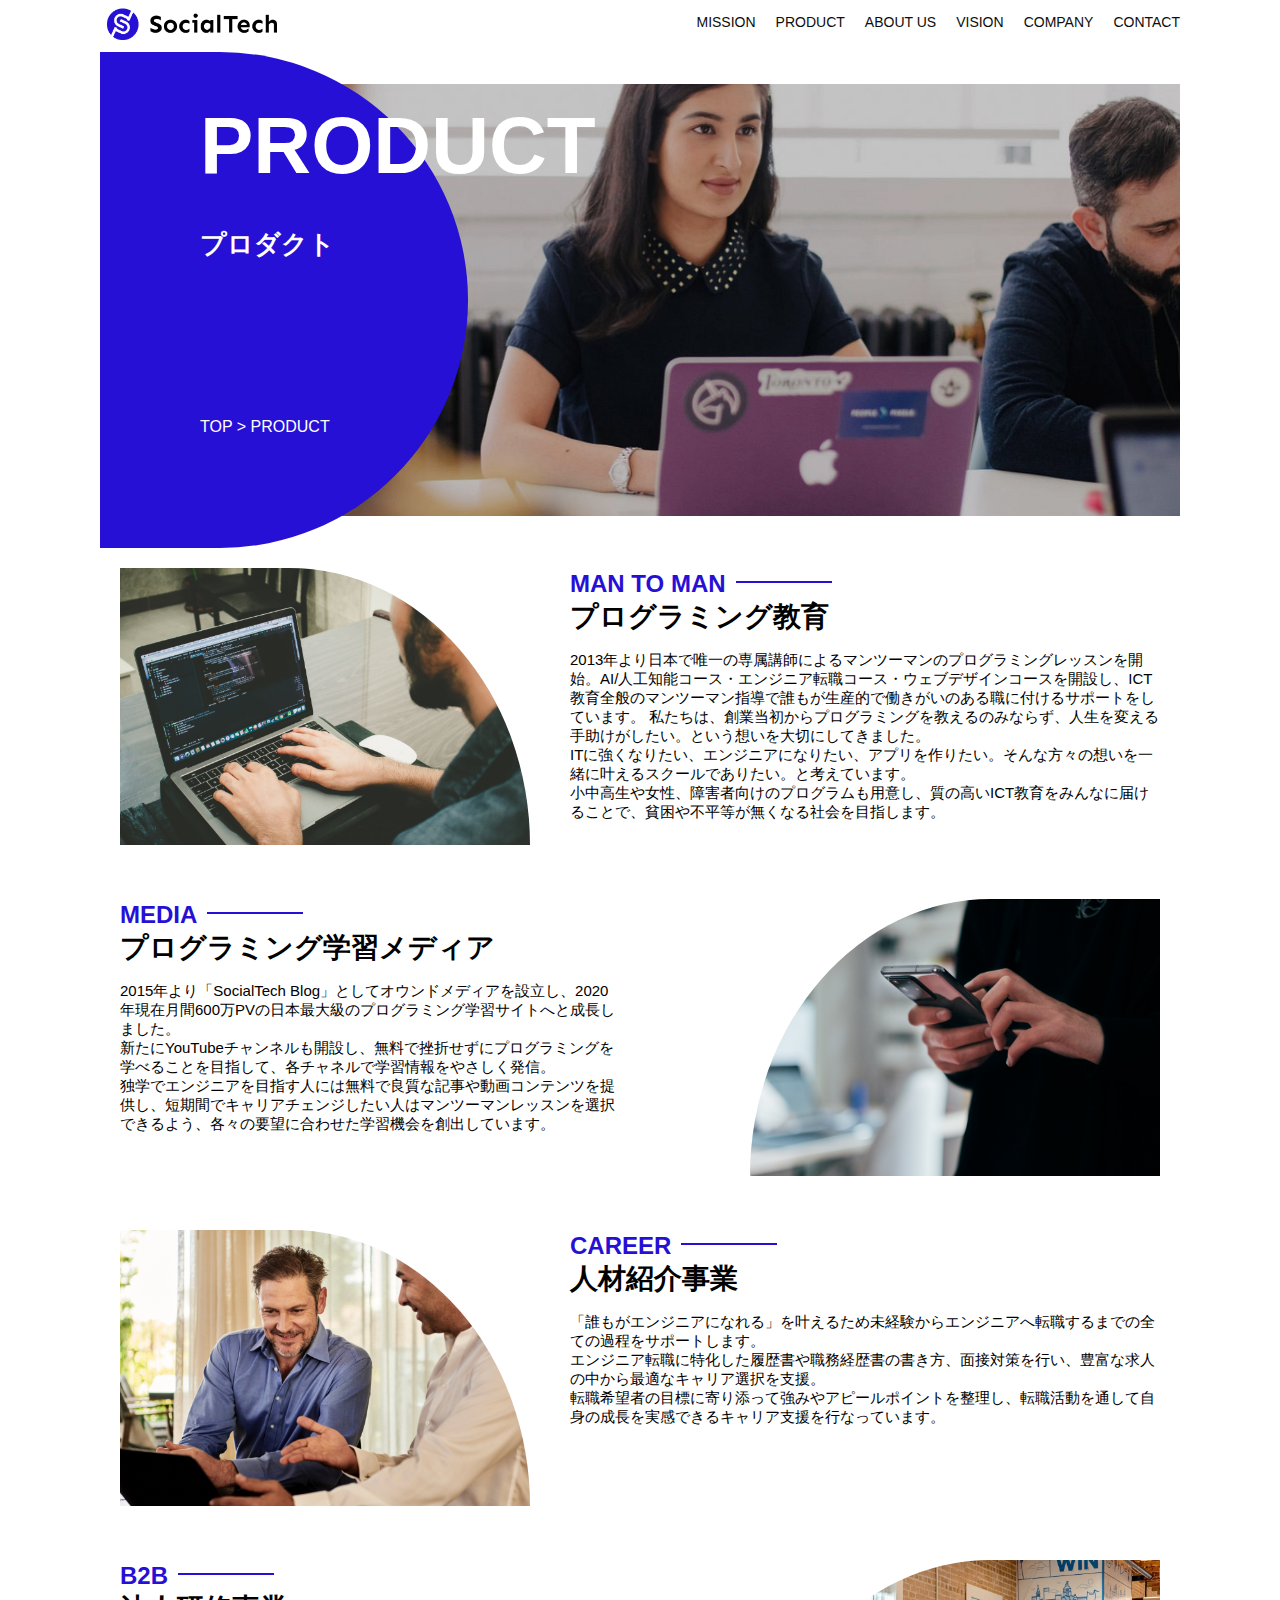
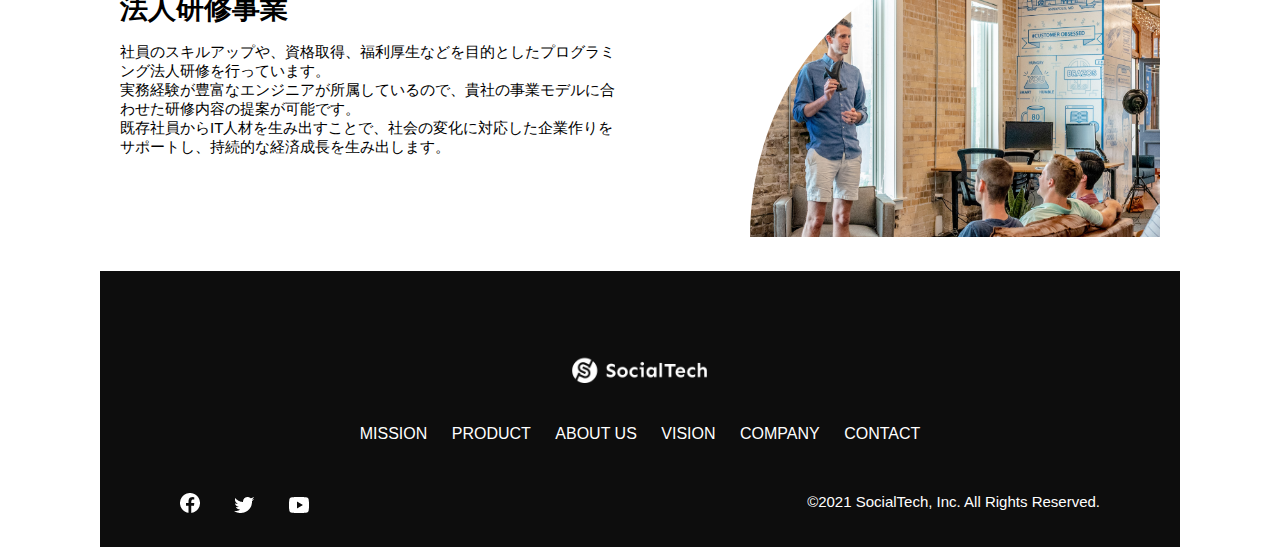
<file: kadai_tutorial_output/product.html>
<!DOCTYPE html>
<html lang="ja">
  <head>
  <title>SocialTech - PRODUCT プロダクト</title>
  <meta charset="utf-8">
  <meta name="description" content="SocialTechの4つのプロダクトを紹介します">
  <meta name="viewport" content="width=device-width, initial-scale=1.0">
  <link rel="stylesheet" href="style.css">
  </head>

  <body>
    <header>
      <a href="index.html" id="logo">
        <img src="images/logo.png" alt="トップページに戻る">
      </a>

      <nav id="nav-pc">
        <ul>
          <li><a href="misson.html">MISSION</a></li>
          <li><a href="product.html">PRODUCT</a></li>
          <li><a href="index.html#aboutus">ABOUT US</a></li>
          <li><a href="index.html#vision">VISION</a></li>
          <li><a href="index.html#company">COMPANY</a></li>
          <li><a href="index.html#contact">CONTACT</a></li>
        </ul>
      </nav>

      <button id="menu-up" onclick="document.getElementById('nav-sp').style.display = 'block'">
        <img src="images/button-menu.png" alt="ナビゲーションを開く">
      </button>

      <div id="nav-sp">
          <button id="close" onclick="document.getElementById('nav-sp').style.display = 'none'">
            <img src="images/button-close.png" alt="ナビゲーションを閉じる">
          </button>
  
          <nav>
            <ul>
              <li>
                <a id="logo-sp" href="index.html" onclick="document.getElementById('nav-sp').style.display = 'none'"><img src="images/logo-sp.png" alt="トップページに戻る"></a>
              </li>
              <li><a class="menu" href="mission.html" onclick="document.getElementById('nav-sp').style.display = 'none'">MISSION</a></li>
              <li><a class="menu" href="product.html" onclick="document.getElementById('nav-sp').style.display = 'none'">PRODUCT</a></li>
              <li><a class="menu" href="index.html#aboutus" onclick="document.getElementById('nav-sp').style.display = 'none'">ABOUT US</a></li>
              <li><a class="menu" href="index.html#vision" onclick="document.getElementById('nav-sp').style.display = 'none'">VISION</a></li>
              <li><a class="menu" href="index.html#company" onclick="document.getElementById('nav-sp').style.display = 'none'">COMPANY</a></li>
              <li><a class="menu" href="index.html#contact" onclick="document.getElementById('nav-sp').style.display = 'none'">CONTACT</a></li>
            </ul>
          </nav>
          <div id="sns">
            <a href="https://www.facebook.com/sejuku2013">
              <img src="images/button-facebook.png" alt="Facebookのリンク">
            </a>
            <a href="https://twitter.com/samuraijuku">
              <img src="images/button-twitter.png" alt="Twitterのリンク">
            </a>
            <a href="https://www.youtube.com/channel/UCCFOQO5aDK0xXam4cUQXT8g">
              <img src="images/button-youtube.png" alt="YouTubeのリンク">
            </a>
          </div>
      </div>
    </header>

    <main>
      <article>
        <section id="product-main">
          <div class="product-main-inner">
            <div id="product-title">
              <h1>PRODUCT<br><span>プロダクト</span></h1>
              <p>TOP > PRODUCT</p>
            </div>
          </div>
        </section>

        <section class="product-section product-section-left">
          <div class="product-section-img">
            <img src="images/product/product-mantoman.png" alt="PCでコードを書く男性">
          </div>
          <div class="product-read">
            <h2 class="product-h2">MAN TO MAN</h2>
            <h3 class="product-h3">プログラミング教育</h3>
            <p>2013年より日本で唯一の専属講師によるマンツーマンのプログラミングレッスンを開始。AI/人工知能コース・エンジニア転職コース・ウェブデザインコースを開設し、ICT教育全般のマンツーマン指導で誰もが生産的で働きがいのある職に付けるサポートをしています。 私たちは、創業当初からプログラミングを教えるのみならず、人生を変える手助けがしたい。という想いを大切にしてきました。<br>ITに強くなりたい、エンジニアになりたい、アプリを作りたい。そんな方々の想いを一緒に叶えるスクールでありたい。と考えています。<br>小中高生や女性、障害者向けのプログラムも用意し、質の高いICT教育をみんなに届けることで、貧困や不平等が無くなる社会を目指します。</p>
          </div>
        </section>

        <section class="product-section product-section-right">
          <div class="product-read">
            <h2 class="product-h2">MEDIA</h2>
            <h3 class="product-h3">プログラミング学習メディア</h3>
            <p>2015年より「SocialTech Blog」としてオウンドメディアを設立し、2020年現在月間600万PVの日本最大級のプログラミング学習サイトへと成長しました。<br>新たにYouTubeチャンネルも開設し、無料で挫折せずにプログラミングを学べることを目指して、各チャネルで学習情報をやさしく発信。<br>独学でエンジニアを目指す人には無料で良質な記事や動画コンテンツを提供し、短期間でキャリアチェンジしたい人はマンツーマンレッスンを選択できるよう、各々の要望に合わせた学習機会を創出しています。</p>
          </div>
          <div class="product-section-img">
            <img src="images/product/product-media.png" alt="スマートフォンを操作する人">
          </div>
        </section>

          <section class="product-section product-section-left">
          <div class="product-section-img">
            <img src="images/product/product-career.png" alt="笑顔で話し合う2人の男性">
          </div>
          <div class="product-read">
            <h2 class="product-h2">CAREER</h2>
            <h3 class="product-h3">人材紹介事業</h3>
            <p>「誰もがエンジニアになれる」を叶えるため未経験からエンジニアへ転職するまでの全ての過程をサポートします。<br>エンジニア転職に特化した履歴書や職務経歴書の書き方、面接対策を行い、豊富な求人の中から最適なキャリア選択を支援。<br>転職希望者の目標に寄り添って強みやアピールポイントを整理し、転職活動を通して自身の成長を実感できるキャリア支援を行なっています。<br></p>
          </div>
        </section>

        <section class="product-section product-section-right">
          <div class="product-read">
            <h2 class="product-h2">B2B</h2>
            <h3 class="product-h3">法人研修事業</h3>
            <p>社員のスキルアップや、資格取得、福利厚生などを目的としたプログラミング法人研修を行っています。<br>実務経験が豊富なエンジニアが所属しているので、貴社の事業モデルに合わせた研修内容の提案が可能です。<br>既存社員からIT人材を生み出すことで、社会の変化に対応した企業作りをサポートし、持続的な経済成長を生み出します。</p>
          </div>
          <div class="product-section-img">
            <img src="images/product/product-b2b.png" alt="講演中の男性とそれを聴く人々">
          </div>
        </section>
      </article>
    </main>

    <footer>
      <div id="footer-logo">
        <img src="images/logo-sp.png" alt="SocialTech">
      </div>
      <div id="footer-link">
        <a href="misson.html">MISSION</a>
          <a href="product.html">PRODUCT</a>
          <a href="index.html#aboutus">ABOUT US</a>
          <a href="index.html#vision">VISION</a>
          <a href="index.html#company">COMPANY</a>
          <a href="index.html#contact">CONTACT</a>
      </div>
      <div id="sns-footer">
        <div class="sna-btns">
        <a href="https://www.facebook.com/sejuku2013"><img src="images/button-facebook.png" alt="Facebookのリンク"></a>
        <a href="https://twitter.com/samuraijuku"><img src="images/button-twitter.png" alt="Twitterのリンク"></a>
        <a href="https://www.youtube.com/channel/UCCFOQO5aDK0xXam4cUQXT8g"><img src="images/button-youtube.png" alt="Youtubeのリンク"></a>
        </div>
        <p id="copyright">&copy;2021 SocialTech, Inc. All Rights Reserved.</p>
      </div>
    </footer>
  </body>
</html>
</file>
<file: kadai_013/style.css>
/* PC、スマホ共通スタイル */
body {
  font-family: "Source Sans Pro", "Hiragino Kaku Gothic ProN", Meiryo, Arial,
    sans-serif;
    min-width: 375px; /*追加欄*/
    margin: 0; /*追加欄*/
}

p {
  font-size: 15px;
}

#main-visual {
  width: 100%; /*追加欄*/
  overflow: hidden; /*追加欄*/
}

#main-visual > img {
  width: 100%; /*追加欄*/
  max-width: 100%; /*追加欄*/
  height: auto; /*追加欄*/
}

/*================
PC用のスタイル 
=================*/
@media screen and (min-width: 768px) {
  /* 横幅設定 */
  body {
    max-width: 1080px;
    min-width: 960px;
    margin: 0 auto; /*追加欄*/
  }

  /* ヘッダー */
  header {
    display: flex;
    justify-content: space-between;
  }

  /* ナビゲーションのレイアウト */
  #nav-pc {
    text-align: right;
    font-size: 14px;
    padding-top: 15px;
  }

  /* ナビゲーションのリンクの装飾設定 */
  #nav-pc>a {
    text-decoration: none;
    margin-left: 20px;
  }

  #nav-pc>a:link {
    color: #0d0d0d;
  }

  #nav-pc>a:visited {
    color: #0d0d0d;
  }

  #nav-pc>a:hover {
    color: #0d0d0d;
    text-decoration: underline;
  }

  #nav-pc>a:active {
    color: #0d0d0d;
  }

  #menu-sp {
    display: none;
  }

  #nav-sp {
    display: none;
  }

}

@media screen and (max-width:767px) {

  #nav-pc {
    display: none;
  }

  #menu-sp {
    float: right;
    padding: 0;
    max-width: 100%; /*追加欄*/
    height: auto; /*追加欄*/
  }

  #menu-sp img {
    max-width: 100%; /*追加欄*/
    height: auto; /*追加欄*/
  }

  #nav-sp {
    width: 100%; /*追加欄*/
    max-width: 100%; /*追加欄*/
    background-color: #ce933e;
    position: absolute;
    left: 0;
    top: 0;
    height: 100%;
    width: 100%;
    display: none;
    z-index: 100;
  }

  #nav-sp ul {
    padding: 0;
    line-height: 2.0;
  }

  #nav-sp li {
    list-style-type: none; 
  }

  #close {
    position: absolute;
    top: 20px;
    right: 20px;
  }

  #logo-sp {
    margin: 80px 0 30px 20px;
  }

  #nav-sp a {
    display: block;
    text-decoration: none;
  }

  #nav-sp a:link , #nav-sp a:visited {
    color: #ffffff;
  }


  #nav-sp a:hover ,  #nav-sp a:active {
  text-decoration: underline;
  color: #ffffff;
  }


  #nav-sp .menu {
    background-image: url("images/arrow.png");
    background-repeat: no-repeat;
    background-position: right top;
    text-decoration: none;
    display: block;
    margin: auto 20px;
    height: 44px;
    font-size: 16px;
  }

}
</file>
<file: kadai_tutorial_output/style.css>
* {
  box-sizing: border-box;
}

p {
  font-size: 15px;
}

body {
  font-family:  "Source Sans Pro", "Hiragino Kaku Gothic ProN", Meiryo, Arial, sans-serif;
  max-width: 1080px;
  margin: 0 auto;
}

header {
  display: flex;
  justify-content: space-between;
}

#nav-pc {
  font-size: 14px;
}

#nav-pc ul {
  display: flex;
  padding-left: 0;
}

#nav-pc li {
  list-style: none;
}

#nav-pc a {
  text-decoration: none;
  margin-left: 20px;
  color: #0d0d0d;
}

#nav-pc a:hover {
  text-decoration: underline;
}

#main-visual {
  position: relative;
  height: 470px;
}

#main-message {
  position: absolute;
  top: 0;
  left: 0;
  background-color: #2710d5;
  color: #ffffff;
  border-radius: 0 0 476px 0;
  max-width: 620px;
  height: 100%;
  width: 100%;
  z-index: 11;
}

#main-message > h1 {
  font-size: 60px;
  margin: 100px 0 0 50px;
}

#main-message > p {
  font-size: 28px;
  margin: 0 0 0 50px;
}

#main-visual > img {
  max-width: 620px;
  border-radius: 476px 0 0 0;
  position: absolute;
  top: 0;
  right: 0;
  z-index: 10;
}

h2 {
  margin-top: 40px;
}

h2::after {
  content: url("images/line.png");
  margin-left: 10px;
}

h3 {
  font-size: 27px;
}

#mission {
  margin: 80px auto;
}

#mission-flex {
  display: flex;
}

#mission-flex > div {
  width: 50%;
  margin: 20px;
}

#mission-photo {
  width: 100%;
}

#s2dgs {
  margin-top: 50px;
  width: 100%;
}

#product {
  background-color: #fafafa;
  margin: 80px 0;
  padding: 10px 40px 0 40px;
}

#product .product-flex {
  margin-top: 40px;
  display: flex;
}

#product-left {
  width: 50%;
  margin-right: 20px;
}

#product-right {
  width: 50%;
  margin-left: 20px;
  margin-top: 80px;
}

#product-left > div {
  position: relative;
  height: 480px;
  margin-right: 20px;
}

#product-right > div {
  position: relative;
  height: 480px;
  margin-left: 20px;
}

.product-photo {
  width: 100%;
}

.product-explain {
  background-color: #ffffff;
  position: absolute;
  left: 0;
  bottom: 50px;
  margin: 0 40px;
  padding: 20px;
  box-shadow: 5px 5px 10px rgba(0, 0, 0,0.05);
}

.product-explain > span {
  color: #2710d5;
  font-weight: bold;
  font-size: 16px;
  margin: 0;
}

.product-explain > h3 {
  margin: 5px 0;
}

.product-explain > p {
  font-size: 14px;
  margin: 0;
}

#product-more {
  text-align: center;
}

#product-more a {
  position: relative;
  bottom: -42px;
}

#aboutus {
  margin: 80px auto;
}

#aboutus > div {
  display: flex;
}

.culture-img {
  width: 50%;
  align-self: flex-start;
}

.culture-img2 {
  margin-top: 50px;
  width: 100%;
}

.culture-table {
  margin-right: 50px;
}

.culture-num {
  font-size: 80px;
  color: #2710d5;
  padding: 0 20px 0 0;
}

.culture-table th {
  text-align: left;
  font-size: 28px;
  font-weight: bold;
}

.culture-en {
  color: #2710d5;
  font-size: 24px;
}

.culture-description {
  margin: 0;
}

#vision {
  margin: 80px auto;
}

#vision > div {
  display: flex;
  justify-content: space-between;
  flex-wrap: wrap;
}

.vision-box {
  width: 300px;
  height: 300px;
  margin-bottom: 30px;
  position: relative;
}

.vision-box > img {
  width: 100%;
  position: relative;
  z-index: 30;
}

.vision-box > div {
  position: absolute;
  top: 0;
  left: 0;
  z-index: 31;
  margin-right: 20px;
}

.vision-box > div > h4 {
  color: #2710d5;
  font-size: 19px;
  margin-top: 80px;
}

.vision-box > div > h4::first-letter {
  font-size: 40px;
}

.vision-box > div > h5 {
  font-size: 20px;
  margin: 0;
}

.vision-box > div > p {
  margin: 10px 0 0 0;
}

#company {
  margin: 80px auto;
}

#company-table {
  width: 100%;
}

.tableheader {
  text-align: left;
  padding: 20px;
  border-bottom: 1px solid #2710d5;
  width: 100px;
}

.tableheader-first {
  border-top: 1px solid #2710d5;
}

.cell {
  padding: 30px;
  border-bottom: 1px solid #ececec;
}

.cell-first {
  border-top: 1px solid #ececec;
}

#company > iframe {
  width: 100%;
  height: 368px;
  margin-top: 40px;
}

#contact {
  margin: 80px auto;
}

#contact > form > div {
  display: flex;
  flex-direction: row;
  flex-wrap: wrap;
  padding-bottom: 30px;
}

.contact-heading {
  width: 240px;
  align-self: center;
}

.contact-label {
  font-weight: bold;
}

.contact-span {
  color: #ce2222;
  margin-left: 20px;
  font-weight: bold;
}

.contact-textbox {
  border-top: 0px;
  border-right: 0px;
  border-left: 0px;
  border-bottom: 1px solid #707070;
  background-color: #fafafa;
  width: 400px;
  height: 56px;
}

.contact-textarea {
  border-top: 0px;
  border-right: 0px;
  border-right: 0px;
  border-bottom: 1px solid #707070;
  background-color: #fafafa;
  width: 400ox;
  height: 200px;
}

#contact dt {
  font-weight: bold;
}

#contact dd {
  margin-bottom: 16px;
}

#contact dd p {
  margin: 0;
}

#contact dd ul {
  padding-left: 0;
}

#contact dd li {
  margin-bottom: 0px;
  list-style: none;
}

footer {
  background-color: #0d0d0d;
  text-align: center;
  padding: 80px 80px 30px 80px;
}

#footer-logo {
  margin-bottom: 30px;
}

#footer-link {
  margin-bottom: 50px;
}

#footer-link > a {
  text-decoration: none;
  margin: 10px;
  color: #ffffff;
}

#footer-link > a:hover {
  text-decoration: underline;
}


#sns-footer {
  display: flex;
  justify-content: space-between;
  text-align: left;
}
  
#sns-footer a {
  margin-right: 30px;
}
  
#copyright {
  color: #ffffff;
  margin: 0;
  }

.mission-main-inner {
  background-image: url(images/mission/mission-main.png);
  background-repeat: no-repeat;
  background-position-y: center;
}

#mission-title {
  background-color: #2710d5;
  width: 368px;
  color: #ffffff;
  height: 496px;
  border-radius: 0 248px 248px 0;
  position: relative;
}

#mission-title h1 {
  position: absolute;
  top: 0;
  left: 100px;
  font-size: 80px;
  line-height: 1;
}

#mission-title h1 span {
  font-size: 26px;
}

#mission-title > p {
  position: absolute;
  top: 350px;
  left: 100px;
  font-size: 16px;
}

#mission-s2dgs {
  padding: 20px;
}

.mission-h2 {
  color: #2710d5;
  font-size: 40px;
}

.mission-h2::after {
  content: none;
}

#mission-five-goals {
  padding: 20px;
  display: flex;
}

#mission-five-goals .five-goals-image {
  width: 30%;
  padding: 20px;
}

#mission-five-goals .five-goals-image img {
  width: 100%;
}

#mission-five-goals .five-goals-read {
  width: 70%;
  padding: 20px;
}

#mission-five-goals .five-goals-read > div {
  margin-bottom: 40px;
}

.fivegoals-image-right {
  float: right;
  margin: 20px;
}

.fivegoals-image-left {
  float: left;
  margin: 20px;
}

.fivegoals-number {
  color: #2710d5;
  font-size: 48px;
  font-weight: bold;
  margin: 0;
}

.fivegoals-h3 {
  font-size: 28px;
  margin: 0;
}

.fivegoals-p {
  margin: 0;
}

.product-main-inner {
  background-image: url(images/product/product-main.png);
  background-repeat: no-repeat;
  background-position-y: center;
}

#product-title {
  background-color: #2710d5;
  width: 368px;
  color: #ffffff;
  height: 496px;
  border-radius: 0 248px 248px 0;
  position: relative;
}

#product-title h1 {
  position: absolute;
  top: 0;
  left: 100px;
  font-size: 80px;
  line-height: 1;
}

#product-title h1 span {
  font-size: 26px;
}

#product-title > p {
  position: absolute;
  top: 350px;
  left: 100px;
  font-size: 16px;
}

.product-section {
  display: flex;
  padding: 20px 20px 0;
}

.product-section .product-section-img {
  width: 450px;
}

.product-section-left .product-section-img img {
  width: 100%;
  padding: 0 40px 30px 0;
  border-radius: 0 432px 0 0;
}

.product-section-left .product-read {
  width: 50%;
  flex-grow: 1;
}

.product-section-left .product-read p {
  margin-bottom: 0;
}

.product-section-right {
  justify-content: space-between;
}

.product-section-right .product-section-img img {
  width: 100%;
  padding: 0 0 30px 40px;
  border-radius: 432px 0 0 0;
}

.product-section-right .product-read {
  width: 500px;
}

.product-h2 {
  color: #2710d5;
  font-size: 24px;
  margin: 0;
}

.product-h3 {
  font-size: 28px;
  margin: 0;
}

#menu-up , #nav-sp {
  display: none;
}

@media screen and (max-width: 768px) {

  #nav-pc {
    display: none;
  }

  #menu-up {
    display: block;
    background-color: transparent;
    float: right;
    padding: 0;
    border: none;
  }

  #nav-sp {
    background-color: #2710d5;
    position: fixed;
    top: 0;
    left: 0;
    width: 100%;
    height: 100%;
    display: none;
    z-index: 100;
  }
  
  #close {
    position: absolute;
    top: 20px;
    right: 20px;
    background-color: transparent;
    border: none;
  }

  #nav-sp nav ul {
    padding: 0;
  }

  #nav-sp nav li {
    list-style: none;
  }

  #logo-sp {
    margin: 80px 0 30px 20px;
  }

  #nav-sp nav a {
    display: block;
    color: #ffffff;
  }

  #nav-sp nav a:hover {
    text-decoration: underline;
  }

  #nav-sp .menu {
    text-decoration: none;
    margin: 0 20px;
    height: 44px;
    font-size: 16px;
    background-image: url(images/arrow.png);
    background-repeat: no-repeat;
    background-position: right top;
  }

  #sns {
    position: absolute;
    bottom: 20px;
    left: 20px;
  }

  #sns > a {
    margin-right: 30px;
  }

  #main-visual {
    position: relative;
    height: 470px;
  }

  #main-visual > div {
    text-align: center;
    height: 280px;
  }

  #main-visual h1 {
    font-size: 28px;
    margin-top: 90px;
  }

  #main-visual > div > P {
    margin: 0;
    font-size: 15px;
  }

  #main-visual > img {
    width: 100%;
    border-radius: 476px 0 0 0;
    top: auto;
    bottom: 0;
  }

  h2 {
    margin: 15px 0;
  }

  h3 {
    font-size: 24px;
    margin-top: 10px;
  }

  #mission {
    margin: 20px 0;
    padding: 0 20px;
  }

  #mission-flex {
    flex-direction: column;
  }

  #mission-flex > div {
    width: 100%;
    margin: 0;
  }

  #product {
    margin: 0;
    padding: 10px 20px 0 20px;
  }

  #product .product-flex{
    flex-direction: column;
    margin-top: 0;
  }

  #product-left , #product-right {
    width: 100%;
    margin: 0;
  }

  #product-left > div , #product-right > div {
    height: auto;
    margin: 0;
  }

  .product-explain {
    position: relative;
    margin: 0;
  }

  .product-explain > h3 {
    margin: 10px 0;
    font-size: 24px;
  }

  #product-more {
    text-align: left;
  }

  #aboutus {
    margin: 80px 20px;
  }

  #aboutus > div {
    flex-direction: column;
  }

  .culture-table th {
    font-size: 16px;
  }

  .culture-table {
    margin-right: 0;
    padding-right: 20px;
    order: 2;
  }

  .culture-img {
    width: 100%;
    order: 1;
  }

  .culture-img2 {
    margin-top: 0;
  }

  .culture-num {
    padding: 0;
  }

  .culture-description {
    margin: 0;
  }

  #vision {
    margin: 80px 20px;
  }

  .vision-box > img {
    position: absolute;
    top: 0;
    left: 0;
  }

  .vision-box > div > h4 {
    margin-top: 60px;
  }

  #company {
    margin: 0 20px;
  }

  #company > h3 {
    margin-bottom: 20px;
  }

  .tableheader {
    width: 50px;
  }

  .cell {
    padding: 20px;
  }

  #company > iframe {
    height: 240px;
  }

  #contact {
    margin: 80px 20px;
  }

  #contact > h3 {
    margin-bottom: 20px;
  }

  #contact > form > div {
    flex-direction: column;
    margin-bottom: 20px;
  }

  .contact-heading  {
    align-self: auto;
    margin-bottom: 20px;
  }

  .contact-textbox {
    min-width: 300px;
    width: 100%;
  }

  .contact-textarea {
    height: 150px;
    width: 100%;
  }

  .radiobutton {
    margin-bottom: 20px;
  }

  footer {
    padding: 30px 20px 50px 20px;
    text-align: left;
  }

  #footer-link > a {
    margin: 0 20px 30px 0;
    display: block;
    background-image: url(images/arrow.png);
    background-repeat: no-repeat;
    background-position: right top;
  }

  #footer-link > a:hover {
    text-decoration: underline;
  }

  #sns-footer {
    flex-direction: column;
    justify-content: flex-start;
  }

  #copyright {
    font-size: 12px;
    margin-top: 30px;
  }

  #mission-main {
    height: 256px;
    margin-top: 4px;
    position: relative;
  }

  .mission-main-inner {
    height: 80%;
    background-size: cover;
  }

  #mission-title {
    width: 136px;
    height: 256px;
    position: absolute;
    top: -10%;
  }

  #mission-title h1 {
    left: 20px;
    font-size: 40px;
  }

  #mission-title h1 span {
    font-size: 18px;
  }

  #mission-title > p {
    top: 180px;
    left: 20px;
    font-size: 13px;
  }

  .mission-h2 {
    font-size: 38px;
    margin: 0;
  }

  .mission-h2::after {
    content: none;
  }

  #mission-s2dgs > img {
    width: 100%;
  }

  #mission-five-goals {
    flex-direction: column;
  }

  #mission-five-goals > div {
    padding: 0;
  }

  #mission-five-goals .five-goals-image, #mission-five-goals .five-goals-read {
    width: 100%;
    padding: 0;
  }

  #mission-five-goals .five-goals-read > div {
    display: flex;
    flex-direction: column;
  }

  .fivegoals-image-left .fivegoals-image-right {
    align-self: center;
  }

  #product-main {
    height: 256px;
    margin-top: 4%;
    position: relative;
  }

  .product-main-inner {
    height: 80%;
    background-size: cover;
  }

  #product-title {
    width: 136px;
    height: 256px;
    position: absolute;
    top: -10%;
  }

  #product-title h1 {
    left: 20px;
    font-size: 40px;
  }

  #product-title h1 span {
    font-size: 18px;
  }

  #product-title > p {
    top: 180px;
    left: 20px;
    font-size: 13px;
  }

  .product-section {
    flex-direction: column;
  }

  .product-section .product-section-img {
    width: 100%;
  }

  .product-section .product-section-img img {
    width: 100%;
    padding: 0;
  }
  
  .product-section-left .product-section-img img {
    border-radius: 0 300px 0 0;
  }

  .product-section-left .product-read {
    width: 100%;
    flex-grow: 1;
  }

  .product-section-right .product-section-img img {
    order: 1;
    border-radius: 300px 0 0 0;
  }

  .product-section-right .product-read {
    order: 2;
    width: 100%;
  }
}
</file>
